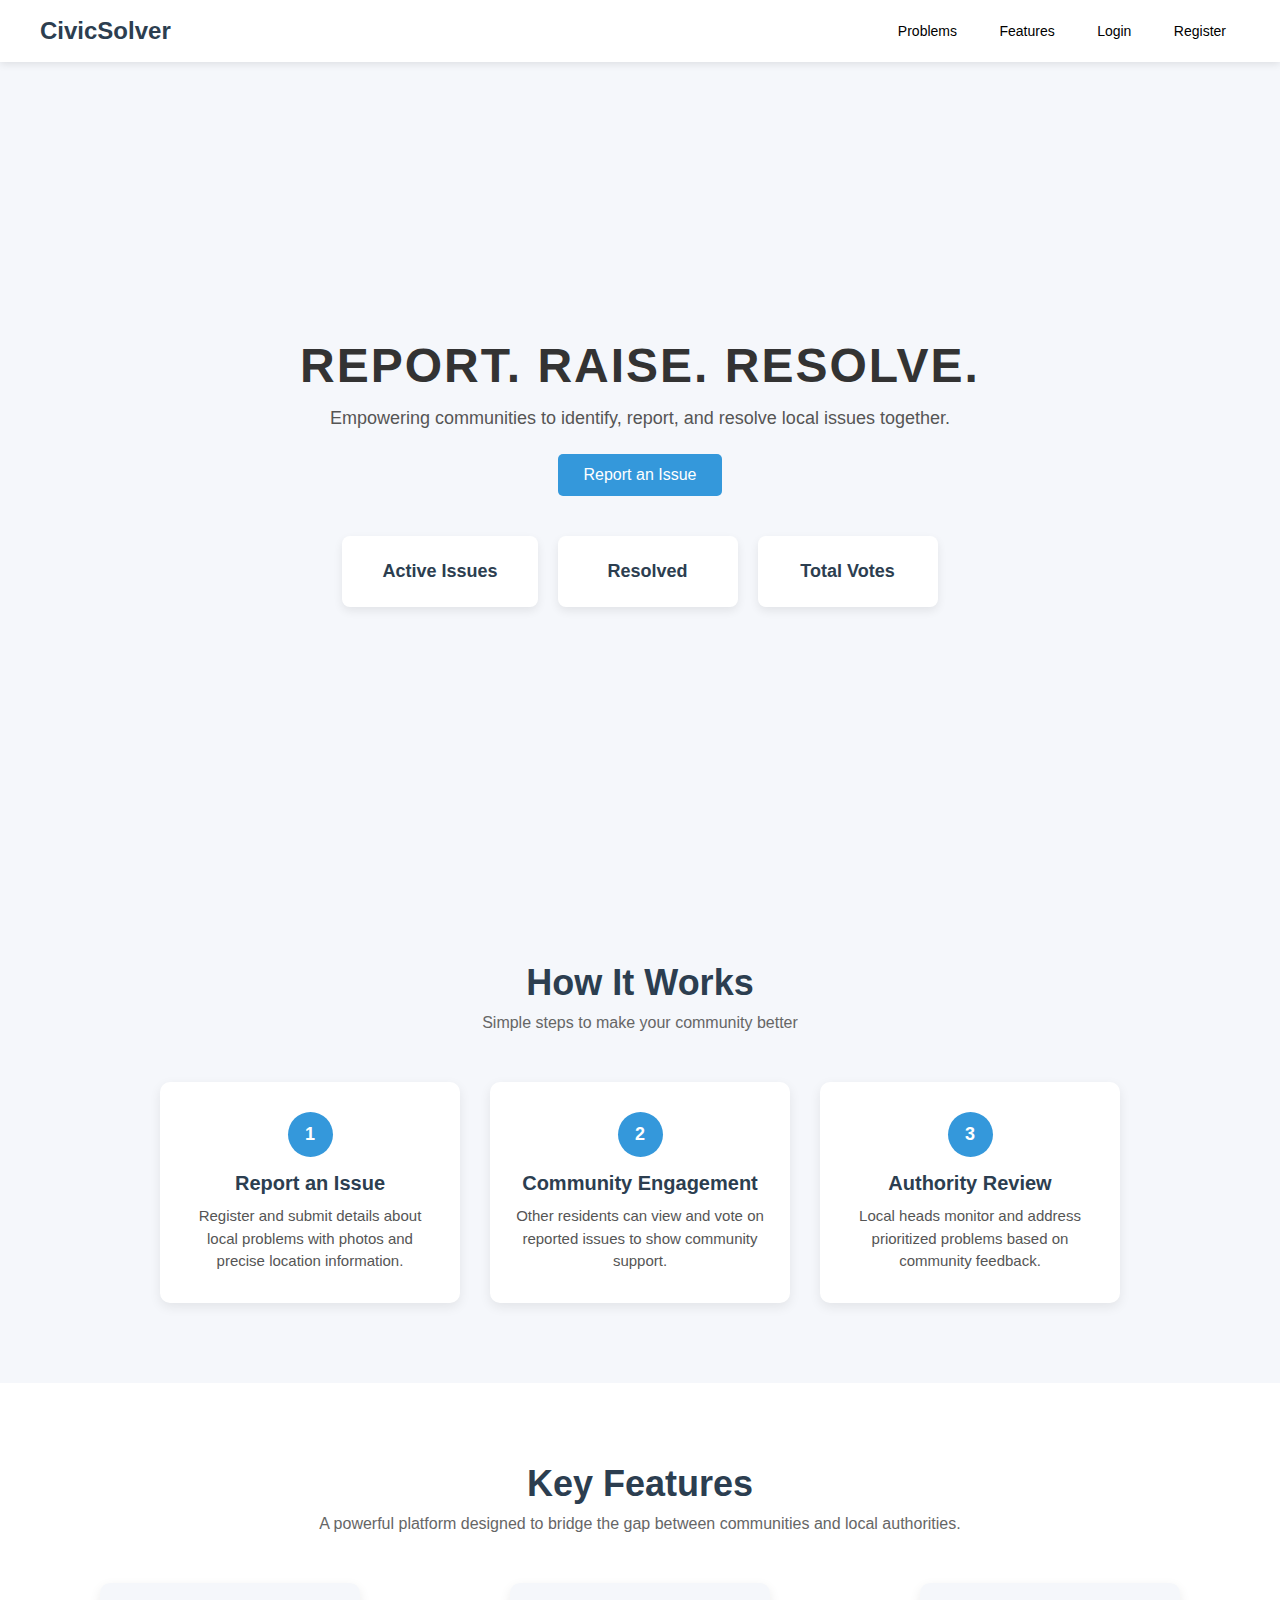
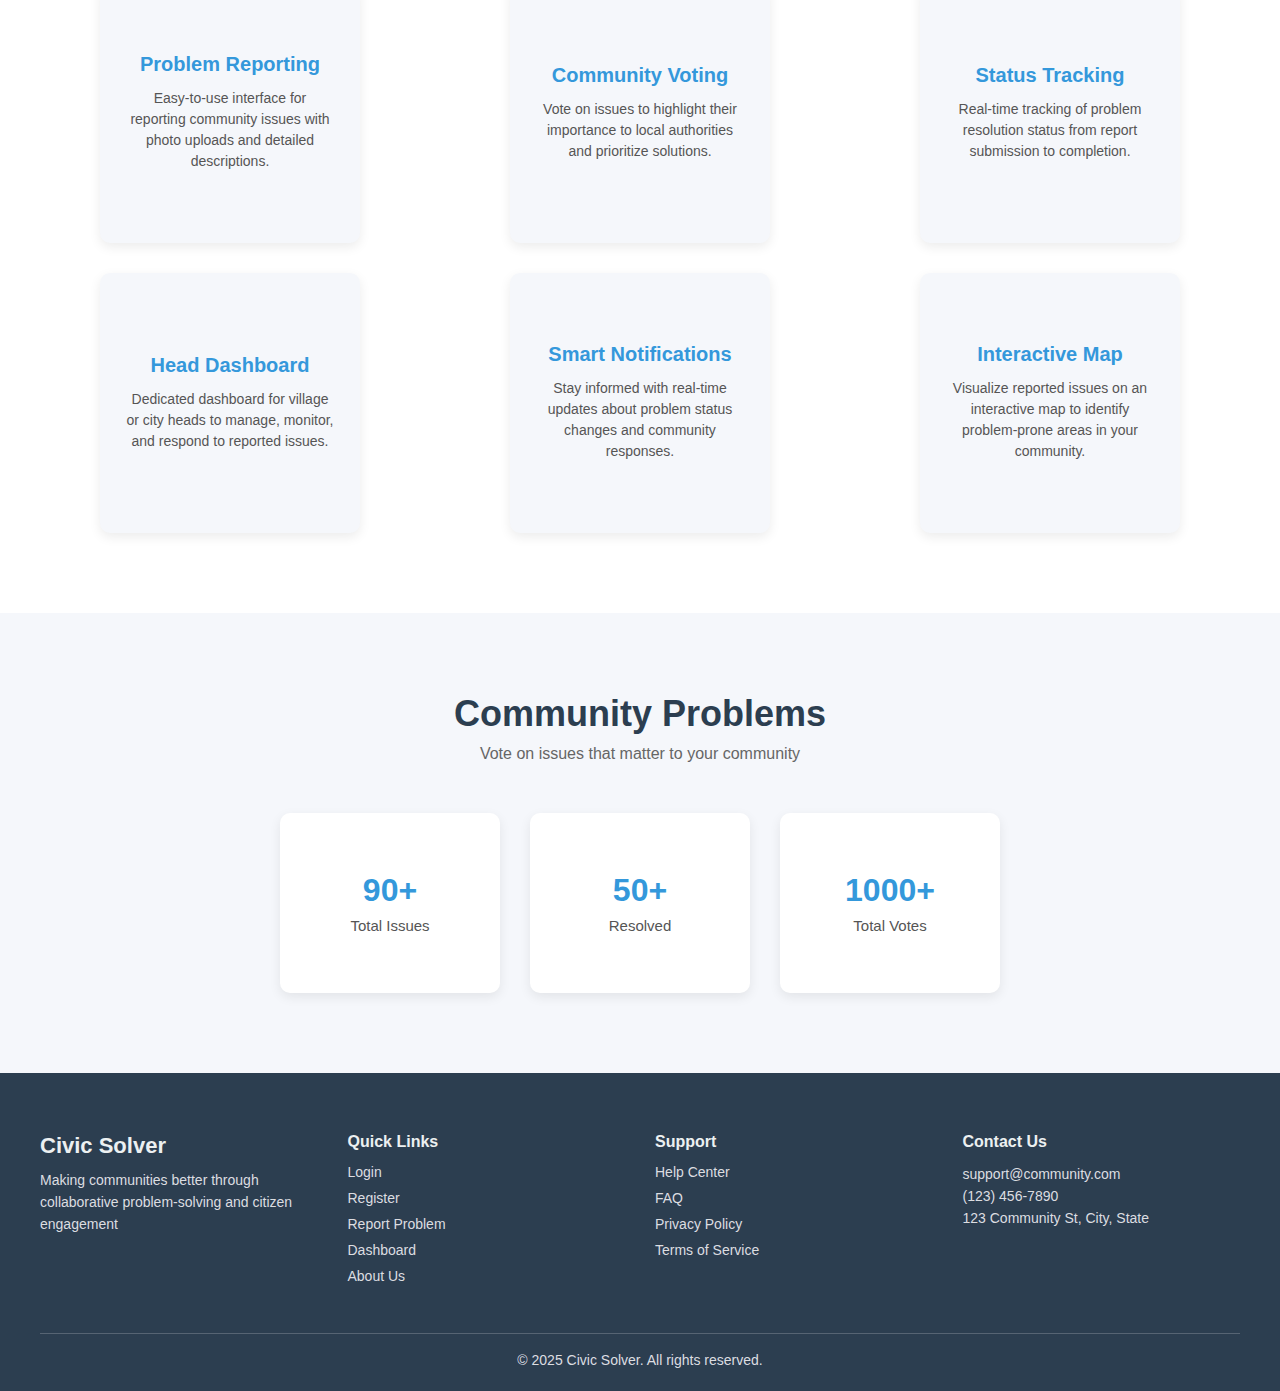
<file: index.html>
<!DOCTYPE html>
<html lang="en">
<head>
    <meta charset="UTF-8">
    <meta name="viewport" content="width=device-width, initial-scale=1.0">
    <title>IssueTrack</title>
    <link rel="stylesheet" href="index.css">
</head>
<body>

    <!-- Header / Navbar -->
    <header>
        <nav>
            <span>CivicSolver</span>
            <span>
                <a href="#problems"><button>Problems</button></a>
                <a href="#features"><button>Features</button></a>
                <a href="login.html"><button>Login</button></a>
                <button>Register</button>
            </span>
        </nav>
    </header>

    <!-- Hero Section -->
    <section class="hero">
        <h1>REPORT. RAISE. RESOLVE.</h1>

        <p>
            Empowering communities to identify, report, and resolve local issues together.
        </p>

        <a href="login.html">
            <button>Report an Issue</button>
        </a>

        <!-- Stats -->
        <div class="stats">
            <div class="stat-box">
                <h3>Active Issues</h3>
            </div>
            <div class="stat-box">
                <h3>Resolved</h3>
            </div>
            <div class="stat-box">
                <h3>Total Votes</h3>
            </div>
        </div>
    </section>
    
    <!-- How It Works Section -->
    <section class="how-it-works" id="how-it-works">
        <h2>How It Works</h2>
        <p class="how-subtitle">
            Simple steps to make your community better
        </p>

        <div class="steps">
            <div class="step-card">
                <div class="step-number">1</div>
                <h3>Report an Issue</h3>
                <p>
                    Register and submit details about local problems with photos and precise location information.
                </p>
            </div>

            <div class="step-card">
                <div class="step-number">2</div>
                <h3>Community Engagement</h3>
                <p>
                    Other residents can view and vote on reported issues to show community support.
                </p>
            </div>

            <div class="step-card">
                <div class="step-number">3</div>
                <h3>Authority Review</h3>
                <p>
                    Local heads monitor and address prioritized problems based on community feedback.
                </p>
            </div>
        </div>
    </section>


    <!-- Key Features Section -->
    <section class="features" id="features">
        <h2>Key Features</h2>
        <p class="features-subtitle">
            A powerful platform designed to bridge the gap between communities and local authorities.
        </p>

        <div class="feature-cards">
            <div class="feature-card">
                <h3>Problem Reporting</h3>
                <p>
                    Easy-to-use interface for reporting community issues with photo uploads and detailed descriptions.
                </p>
            </div>

            <div class="feature-card">
                <h3>Community Voting</h3>
                <p>
                    Vote on issues to highlight their importance to local authorities and prioritize solutions.
                </p>
            </div>

            <div class="feature-card">
                <h3>Status Tracking</h3>
                <p>
                    Real-time tracking of problem resolution status from report submission to completion.
                </p>
            </div>

            <div class="feature-card">
                <h3>Head Dashboard</h3>
                <p>
                    Dedicated dashboard for village or city heads to manage, monitor, and respond to reported issues.
                </p>
            </div>

            <div class="feature-card">
                <h3>Smart Notifications</h3>
                <p>
                    Stay informed with real-time updates about problem status changes and community responses.
                </p>
            </div>

            <div class="feature-card">
                <h3>Interactive Map</h3>
                <p>
                    Visualize reported issues on an interactive map to identify problem-prone areas in your community.
                </p>
            </div>
        </div>
    </section>

    <!-- Community Problems Section -->
    <section class="community-problems" id="problems">
        <h2>Community Problems</h2>
        <p class="community-subtitle">
            Vote on issues that matter to your community
        </p>

        <div class="problem-stats">
            <div class="problem-box">
                <h3>90+</h3>
                <p>Total Issues</p>
            </div>

            <div class="problem-box">
                <h3>50+</h3>
                <p>Resolved</p>
            </div>

            <div class="problem-box">
                <h3>1000+</h3>
                <p>Total Votes</p>
            </div>
        </div>
    </section>

    <!-- Footer -->
     <footer class="footer">
        <div class="footer-container">

            <div class="footer-about">
                <h3>Civic Solver</h3>
                <p>
                    Making communities better through collaborative problem-solving and citizen engagement
                </p>
            </div>

            <div class="footer-links">
                <h4>Quick Links</h4>
                <ul>
                    <li><a href="#">Login</a></li>
                    <li><a href="#">Register</a></li>
                    <li><a href="#">Report Problem</a></li>
                    <li><a href="#">Dashboard</a></li>
                    <li><a href="#">About Us</a></li>
                </ul>
            </div>

            <div class="footer-support">
                <h4>Support</h4>
                <ul>
                    <li><a href="#">Help Center</a></li>
                    <li><a href="#">FAQ</a></li>
                    <li><a href="#">Privacy Policy</a></li>
                    <li><a href="#">Terms of Service</a></li>
                </ul>
            </div>

            <div class="footer-contact">
                <h4>Contact Us</h4>
                <p>support@community.com</p>
                <p>(123) 456-7890</p>
                <p>123 Community St, City, State</p>
            </div>

        </div>

        <div class="footer-bottom">
            <p>© 2025 Civic Solver. All rights reserved.</p>
        </div>
    </footer>

</body>
</html>
</file>
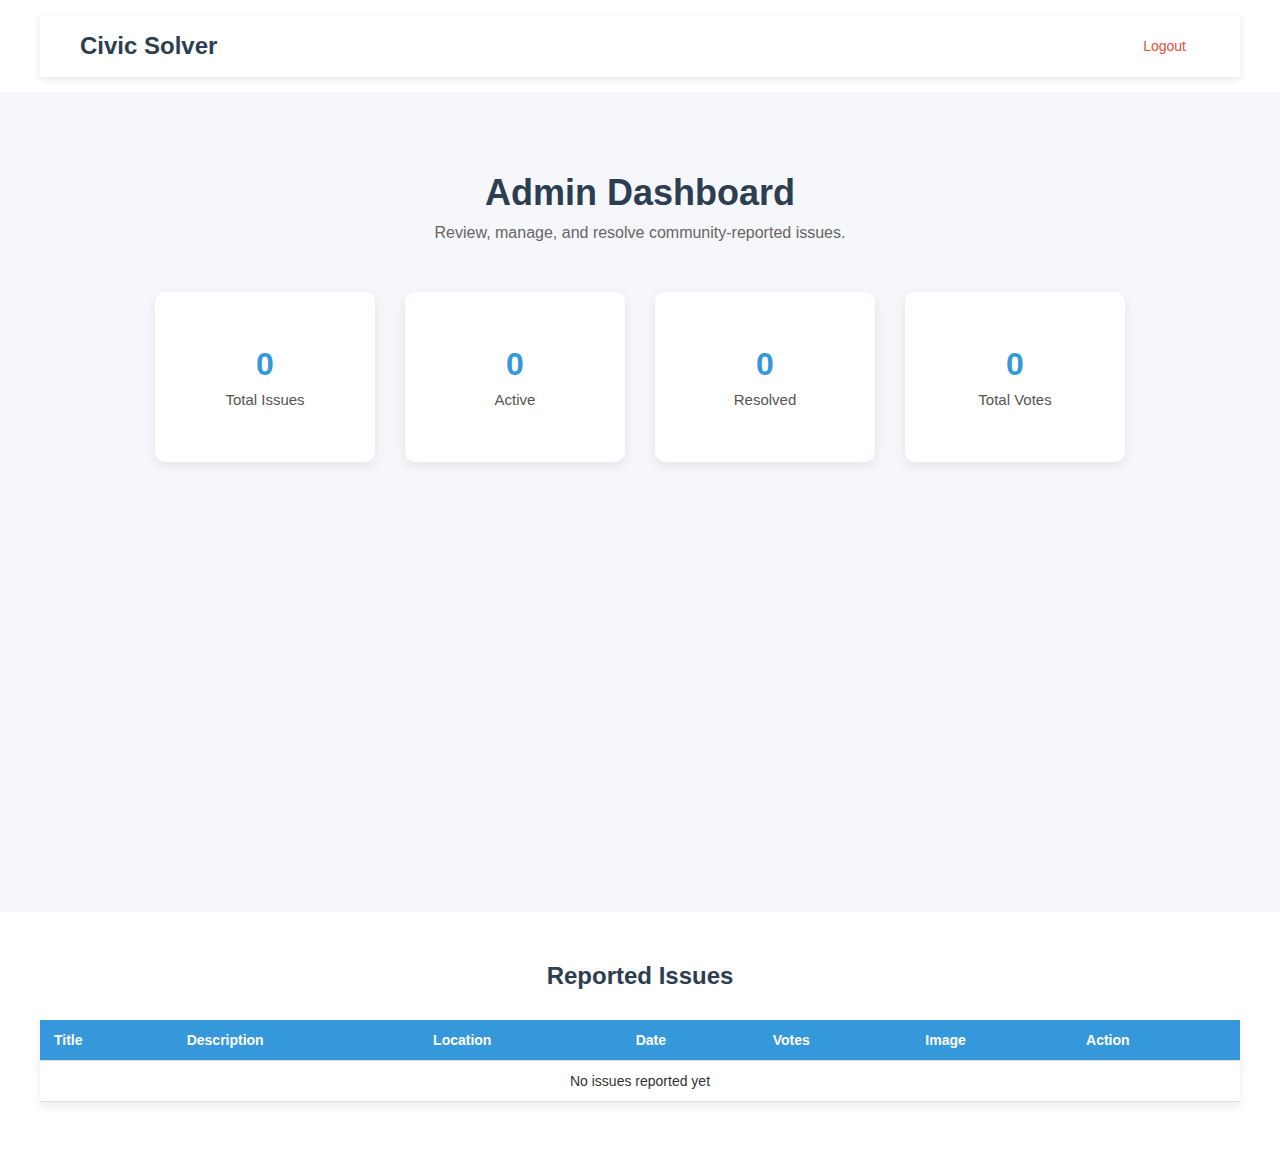
<file: admin.html>
<!DOCTYPE html>
<html lang="en">
<head>
    <meta charset="UTF-8">
    <title>Admin Dashboard | Civic Solver</title>
    <link rel="stylesheet" href="index.css">
</head>
<body>

<header>
    <nav class="dashboard-nav">
        <span class="logo">Civic Solver</span>
        <div class="nav-actions">
            <a href="index.html"><button class="logout">Logout</button></a>
        </div>
    </nav>
</header>

<section class="dashboard">
    <h1>Admin Dashboard</h1>
    <p class="dashboard-subtitle">
        Review, manage, and resolve community-reported issues.
    </p>

    <div class="dashboard-stats">
        <div class="dashboard-box">
            <h2 id="adminTotal">0</h2>
            <p>Total Issues</p>
        </div>
        <div class="dashboard-box">
            <h2 id="adminActive">0</h2>
            <p>Active</p>
        </div>
        <div class="dashboard-box">
            <h2 id="adminResolved">0</h2>
            <p>Resolved</p>
        </div>
        <div class="dashboard-box">
            <h2 id="adminVotes">0</h2>
            <p>Total Votes</p>
        </div>
    </div>
</section>

<section class="problems-section">
    <h2>Reported Issues</h2>

    <table class="admin-table">
        <thead>
            <tr>
                <th>Title</th>
                <th>Description</th>
                <th>Location</th>
                <th>Date</th>
                <th>Votes</th>
                <th>Image</th>
                <th>Action</th>
            </tr>
        </thead>
        <tbody id="adminProblemTable">
            <!-- Filled by admin.js -->
        </tbody>
    </table>
</section>

<script src="admin.js"></script>
</body>
</html>
</file>
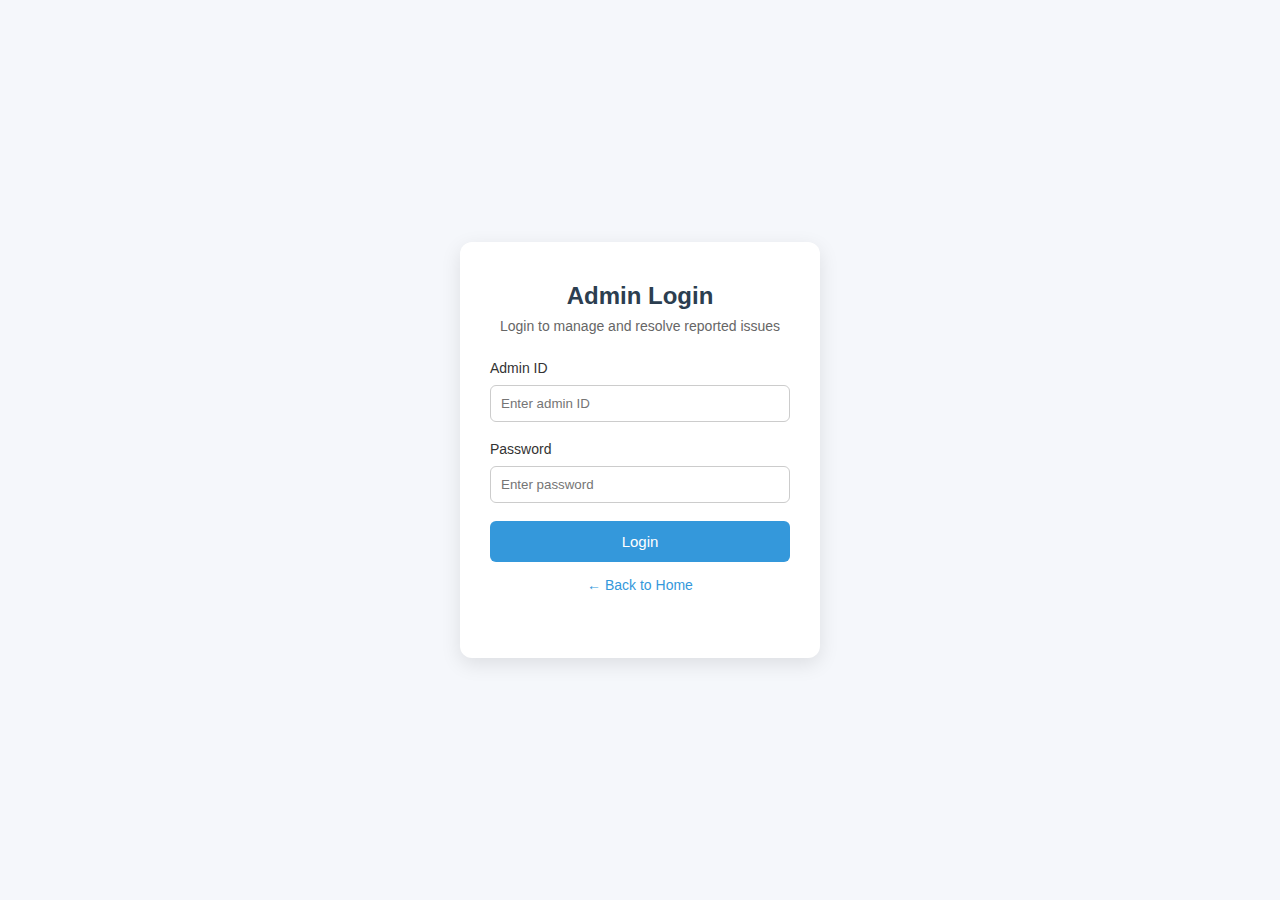
<file: adminlogin.html>
<!DOCTYPE html>
<html lang="en">
<head>
    <meta charset="UTF-8">
    <title>Admin Login | Civic Solver</title>
    <link rel="stylesheet" href="index.css">
</head>
<body>

<div class="login-container">
    <div class="login-box">
        <h2>Admin Login</h2>
        <p>Login to manage and resolve reported issues</p>

        <form onsubmit="adminLogin(event)">
            <label>Admin ID</label>
            <input type="text" required placeholder="Enter admin ID">

            <label>Password</label>
            <input type="password" required placeholder="Enter password">

            <button type="submit">Login</button>
        </form>

        <p class="register-text">
            <a href="index.html">← Back to Home</a>
        </p>
    </div>
</div>

<script>
function adminLogin(event) {
    event.preventDefault();
    window.location.href = "admin.html";
}
</script>

</body>
</html>
</file>
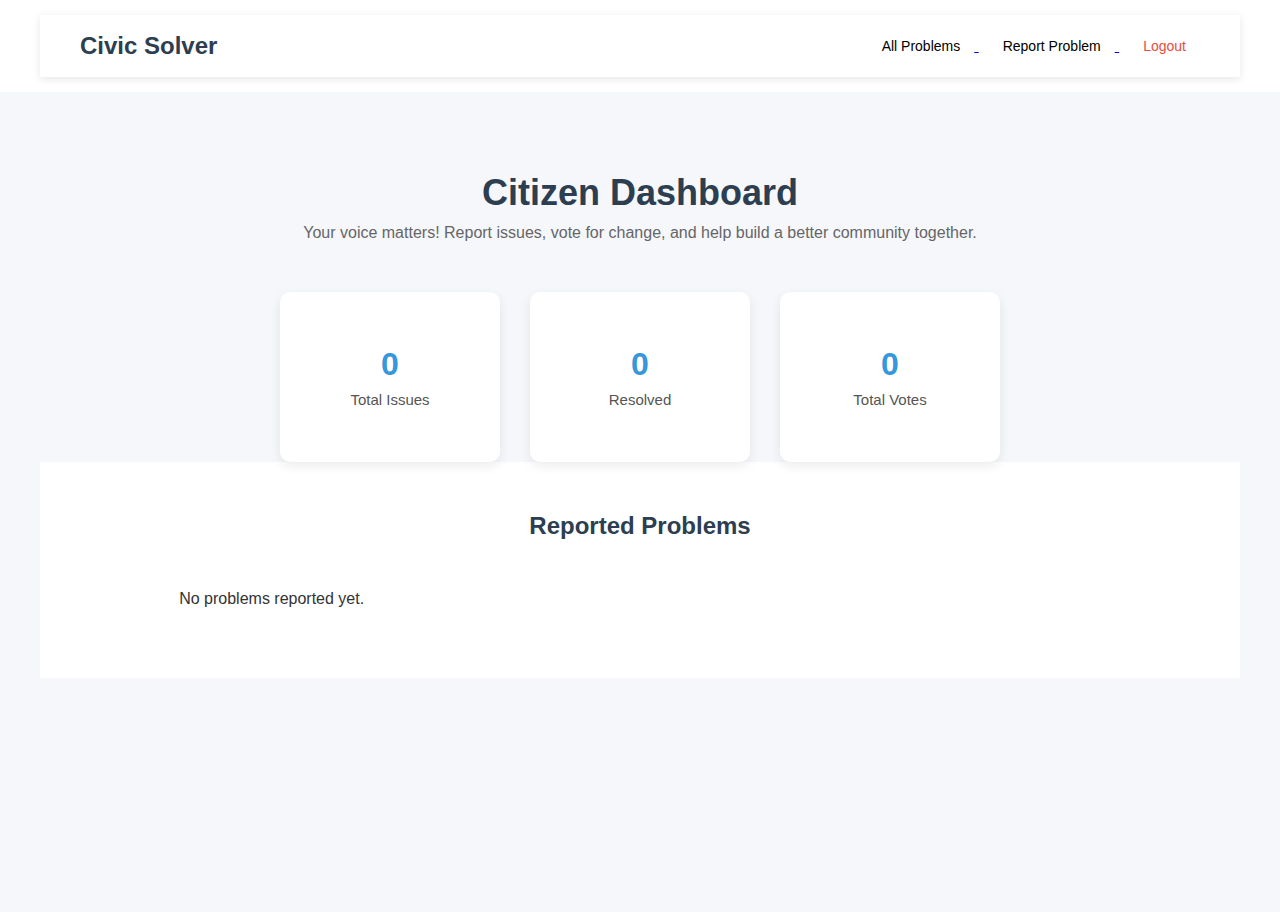
<file: citizen.html>
<!DOCTYPE html>
<html lang="en">
<head>
    <meta charset="UTF-8">
    <meta name="viewport" content="width=device-width, initial-scale=1.0">
    <title>Citizen Dashboard | Civic Solver</title>
    <link rel="stylesheet" href="index.css">
</head>
<body>

    <!-- Navbar -->
    <header>
        <nav class="dashboard-nav">
            <span class="logo">Civic Solver</span>

            <div class="nav-actions">
                <a href="citizen.html">
                    <button>All Problems</button>
                </a>

                <a href="reportproblem.html">
                    <button>Report Problem</button>
                </a>

                <a href="index.html"><button class="logout">Logout</button></a>
            </div>
        </nav>
    </header>

    <!-- Dashboard Content -->
    <section class="dashboard">
        <h1>Citizen Dashboard</h1>
        <p class="dashboard-subtitle">
            Your voice matters! Report issues, vote for change, and help build a better community together.
        </p>

        <!-- Stats -->
        <div class="dashboard-stats">
            <div class="dashboard-box">
                <h2 id="totalIssues">0</h2>
                <p>Total Issues</p>
            </div>
            <div class="dashboard-box">
                <h2 id="resolvedIssues">0</h2>
                <p>Resolved</p>
            </div>
            <div class="dashboard-box">
                <h2 id="totalVotes">0</h2>
                <p>Total Votes</p>
            </div>
        </div>

        <section class="problems-section">
            <h2>Reported Problems</h2>
            <div id="problemList" class="problem-grid"></div>
        </section>


    <script src="citizen.js"></script>
</body>
</html>
</file>
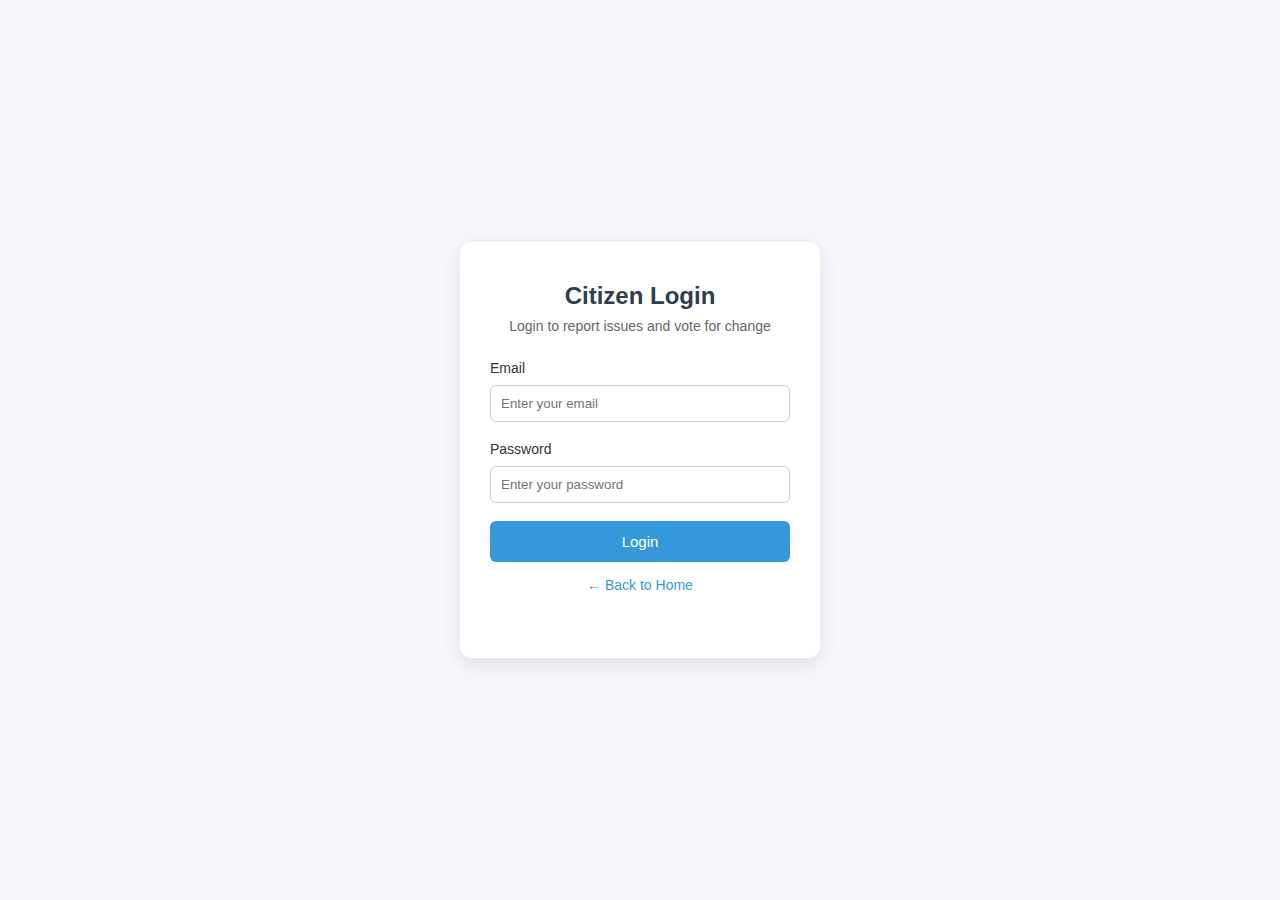
<file: citizenlogin.html>
<!DOCTYPE html>
<html lang="en">
<head>
    <meta charset="UTF-8">
    <title>Citizen Login | Civic Solver</title>
    <link rel="stylesheet" href="index.css">
</head>
<body>

<div class="login-container">
    <div class="login-box">
        <h2>Citizen Login</h2>
        <p>Login to report issues and vote for change</p>

        <form onsubmit="citizenLogin(event)">
            <label>Email</label>
            <input type="email" required placeholder="Enter your email">

            <label>Password</label>
            <input type="password" required placeholder="Enter your password">

            <button type="submit">Login</button>
        </form>

        <p class="register-text">
            <a href="index.html">← Back to Home</a>
        </p>
    </div>
</div>

<script>
function citizenLogin(event) {
    event.preventDefault();
    window.location.href = "citizen.html";
}
</script>

</body>
</html>
</file>
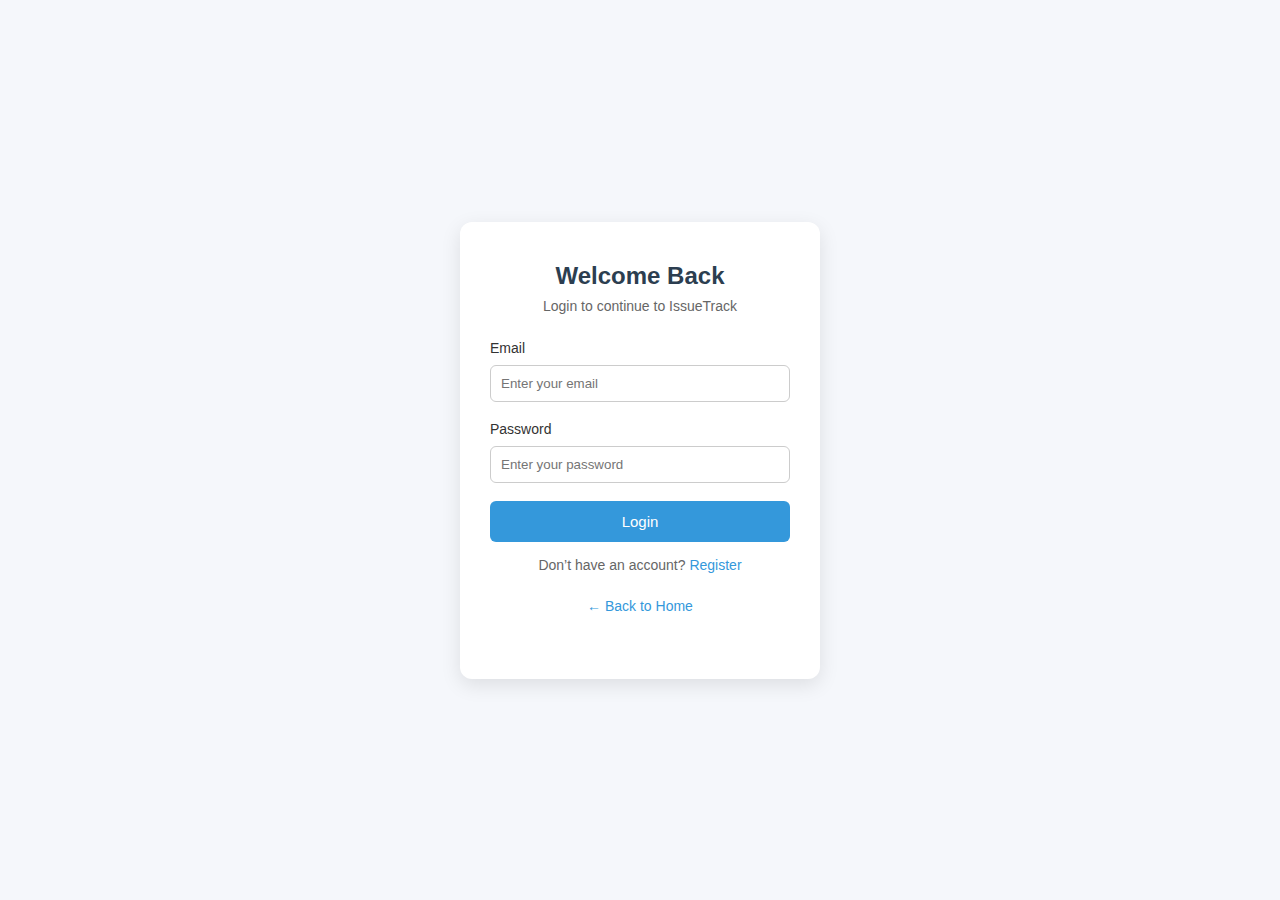
<file: login.html>
<!DOCTYPE html>
<html lang="en">
<head>
    <meta charset="UTF-8">
    <meta name="viewport" content="width=device-width, initial-scale=1.0">
    <title>Login | IssueTrack</title>
    <link rel="stylesheet" href="index.css">
</head>
<body>

    <div class="login-container">
        <div class="login-box">
            <h2>Welcome Back</h2>
            <p>Login to continue to IssueTrack</p>

            <form onsubmit="loginUser(event)">
                <label>Email</label>
                <input type="email" placeholder="Enter your email" required>

                <label>Password</label>
                <input type="password" placeholder="Enter your password" required>

                <button type="submit">Login</button>
            </form>


            <p class="register-text">
                Don’t have an account?
                <a href="register.html">Register</a>
            </p>

            <p class="register-text">
                <a href="index.html">← Back to Home</a>
            </p>
        </div>
    </div>
    <script>
        function loginUser(event) {
            event.preventDefault();
            window.location.href = "citizen.html";
        }
    </script>

</body>
</html>
</file>
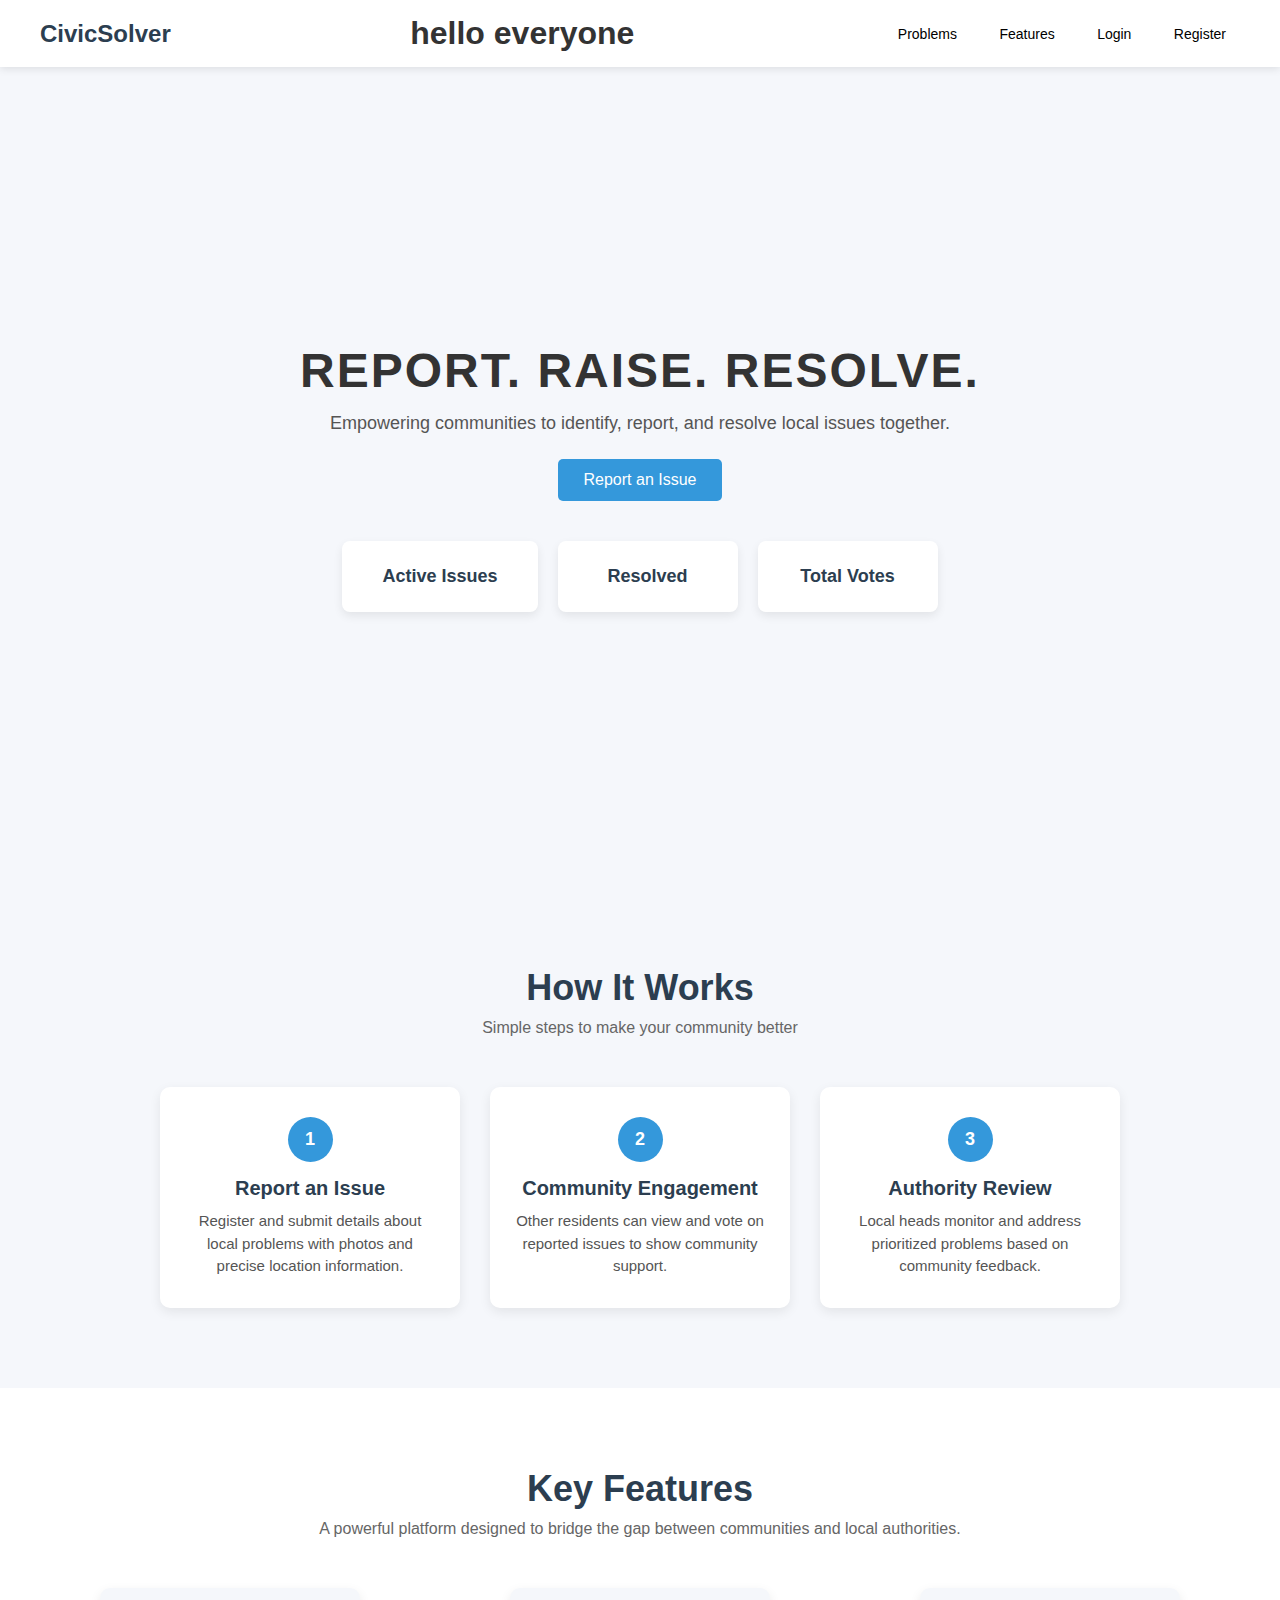
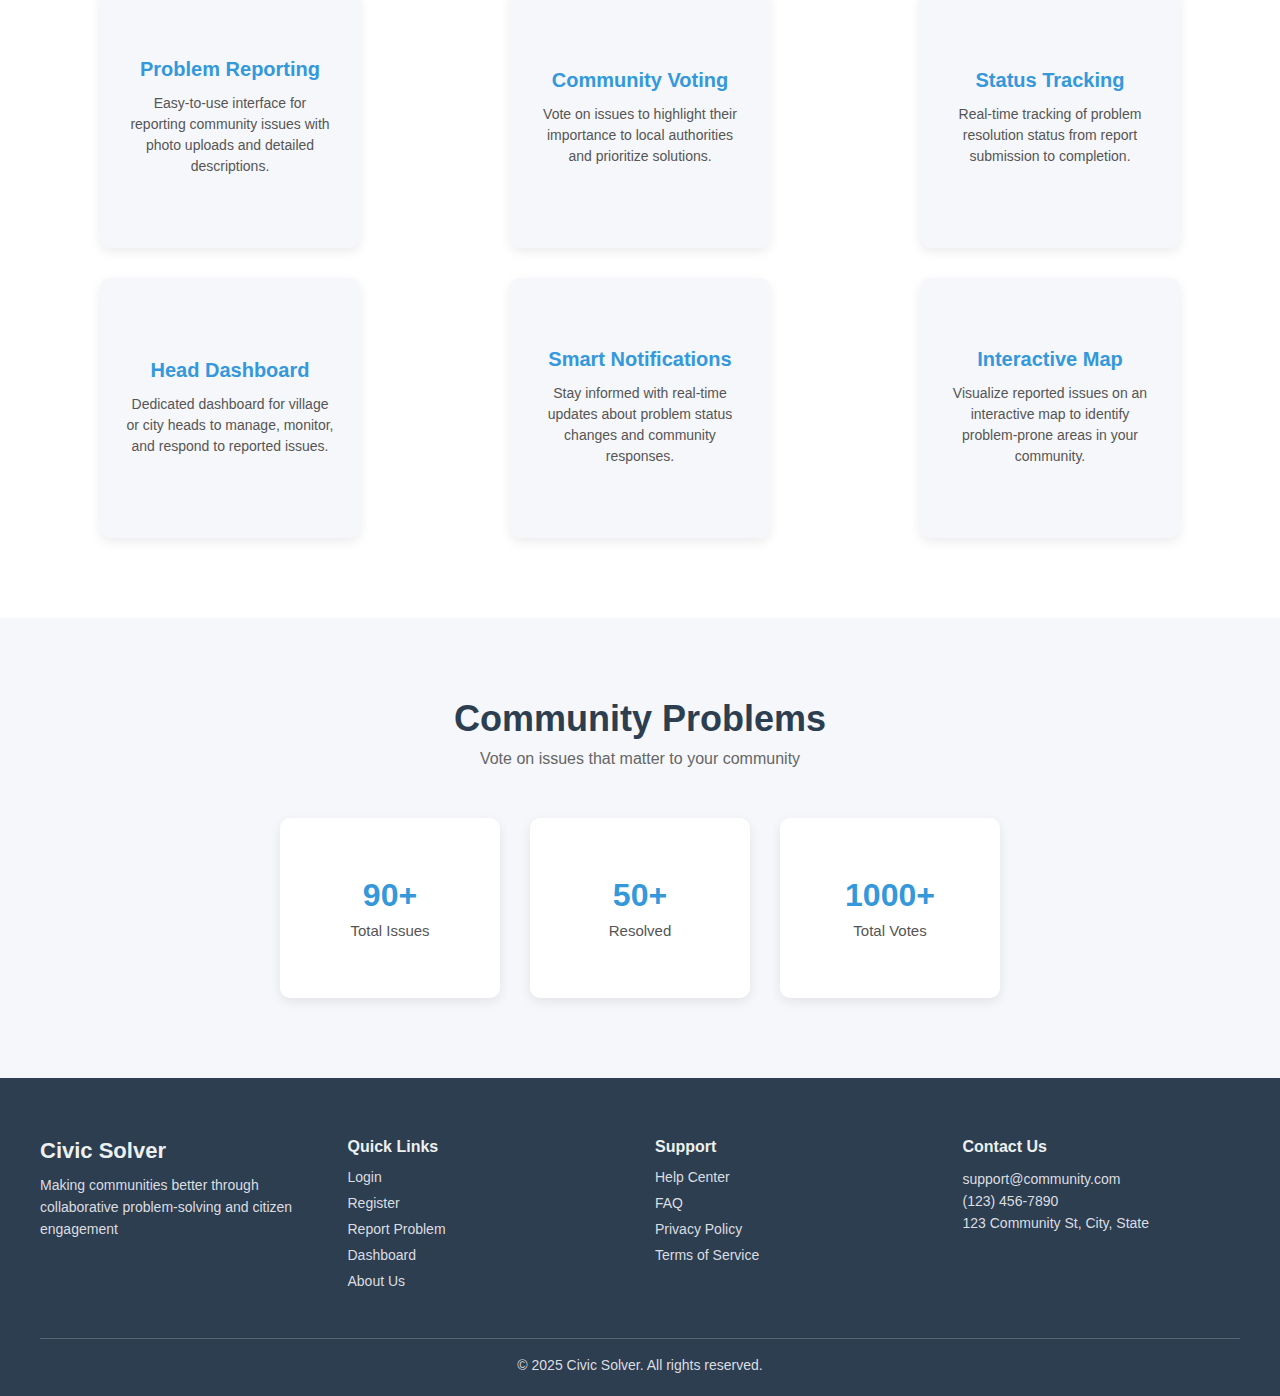
<file: project.html>
<!DOCTYPE html>
<html lang="en">
<head>
    <meta charset="UTF-8">
    <meta name="viewport" content="width=device-width, initial-scale=1.0">
    <title>IssueTrack</title>
    <link rel="stylesheet" href="project.css">
</head>
<body>

    <!-- Header / Navbar -->
    <header>
        <nav>
            <span>CivicSolver</span>
            <h1>hello everyone</h1>
            <span>
                <a href="#problems"><button>Problems</button></a>
                <a href="#features"><button>Features</button></a>
                <a href="login.html"><button>Login</button></a>
                <button>Register</button>
            </span>
        </nav>
    </header>

    <!-- Hero Section -->
    <section class="hero">
        <h1>REPORT. RAISE. RESOLVE.</h1>

        <p>
            Empowering communities to identify, report, and resolve local issues together.
        </p>

        <a href="login.html">
            <button>Report an Issue</button>
        </a>

        <!-- Stats -->
        <div class="stats">
            <div class="stat-box">
                <h3>Active Issues</h3>
            </div>
            <div class="stat-box">
                <h3>Resolved</h3>
            </div>
            <div class="stat-box">
                <h3>Total Votes</h3>
            </div>
        </div>
    </section>
    
    <!-- How It Works Section -->
    <section class="how-it-works" id="how-it-works">
        <h2>How It Works</h2>
        <p class="how-subtitle">
            Simple steps to make your community better
        </p>

        <div class="steps">
            <div class="step-card">
                <div class="step-number">1</div>
                <h3>Report an Issue</h3>
                <p>
                    Register and submit details about local problems with photos and precise location information.
                </p>
            </div>

            <div class="step-card">
                <div class="step-number">2</div>
                <h3>Community Engagement</h3>
                <p>
                    Other residents can view and vote on reported issues to show community support.
                </p>
            </div>

            <div class="step-card">
                <div class="step-number">3</div>
                <h3>Authority Review</h3>
                <p>
                    Local heads monitor and address prioritized problems based on community feedback.
                </p>
            </div>
        </div>
    </section>


    <!-- Key Features Section -->
    <section class="features" id="features">
        <h2>Key Features</h2>
        <p class="features-subtitle">
            A powerful platform designed to bridge the gap between communities and local authorities.
        </p>

        <div class="feature-cards">
            <div class="feature-card">
                <h3>Problem Reporting</h3>
                <p>
                    Easy-to-use interface for reporting community issues with photo uploads and detailed descriptions.
                </p>
            </div>

            <div class="feature-card">
                <h3>Community Voting</h3>
                <p>
                    Vote on issues to highlight their importance to local authorities and prioritize solutions.
                </p>
            </div>

            <div class="feature-card">
                <h3>Status Tracking</h3>
                <p>
                    Real-time tracking of problem resolution status from report submission to completion.
                </p>
            </div>

            <div class="feature-card">
                <h3>Head Dashboard</h3>
                <p>
                    Dedicated dashboard for village or city heads to manage, monitor, and respond to reported issues.
                </p>
            </div>

            <div class="feature-card">
                <h3>Smart Notifications</h3>
                <p>
                    Stay informed with real-time updates about problem status changes and community responses.
                </p>
            </div>

            <div class="feature-card">
                <h3>Interactive Map</h3>
                <p>
                    Visualize reported issues on an interactive map to identify problem-prone areas in your community.
                </p>
            </div>
        </div>
    </section>

    <!-- Community Problems Section -->
    <section class="community-problems" id="problems">
        <h2>Community Problems</h2>
        <p class="community-subtitle">
            Vote on issues that matter to your community
        </p>

        <div class="problem-stats">
            <div class="problem-box">
                <h3>90+</h3>
                <p>Total Issues</p>
            </div>

            <div class="problem-box">
                <h3>50+</h3>
                <p>Resolved</p>
            </div>

            <div class="problem-box">
                <h3>1000+</h3>
                <p>Total Votes</p>
            </div>
        </div>
    </section>

    <!-- Footer -->
     <footer class="footer">
        <div class="footer-container">

            <div class="footer-about">
                <h3>Civic Solver</h3>
                <p>
                    Making communities better through collaborative problem-solving and citizen engagement
                </p>
            </div>

            <div class="footer-links">
                <h4>Quick Links</h4>
                <ul>
                    <li><a href="#">Login</a></li>
                    <li><a href="#">Register</a></li>
                    <li><a href="#">Report Problem</a></li>
                    <li><a href="#">Dashboard</a></li>
                    <li><a href="#">About Us</a></li>
                </ul>
            </div>

            <div class="footer-support">
                <h4>Support</h4>
                <ul>
                    <li><a href="#">Help Center</a></li>
                    <li><a href="#">FAQ</a></li>
                    <li><a href="#">Privacy Policy</a></li>
                    <li><a href="#">Terms of Service</a></li>
                </ul>
            </div>

            <div class="footer-contact">
                <h4>Contact Us</h4>
                <p>support@community.com</p>
                <p>(123) 456-7890</p>
                <p>123 Community St, City, State</p>
            </div>

        </div>

        <div class="footer-bottom">
            <p>© 2025 Civic Solver. All rights reserved.</p>
        </div>
    </footer>

</body>
</html>
</file>
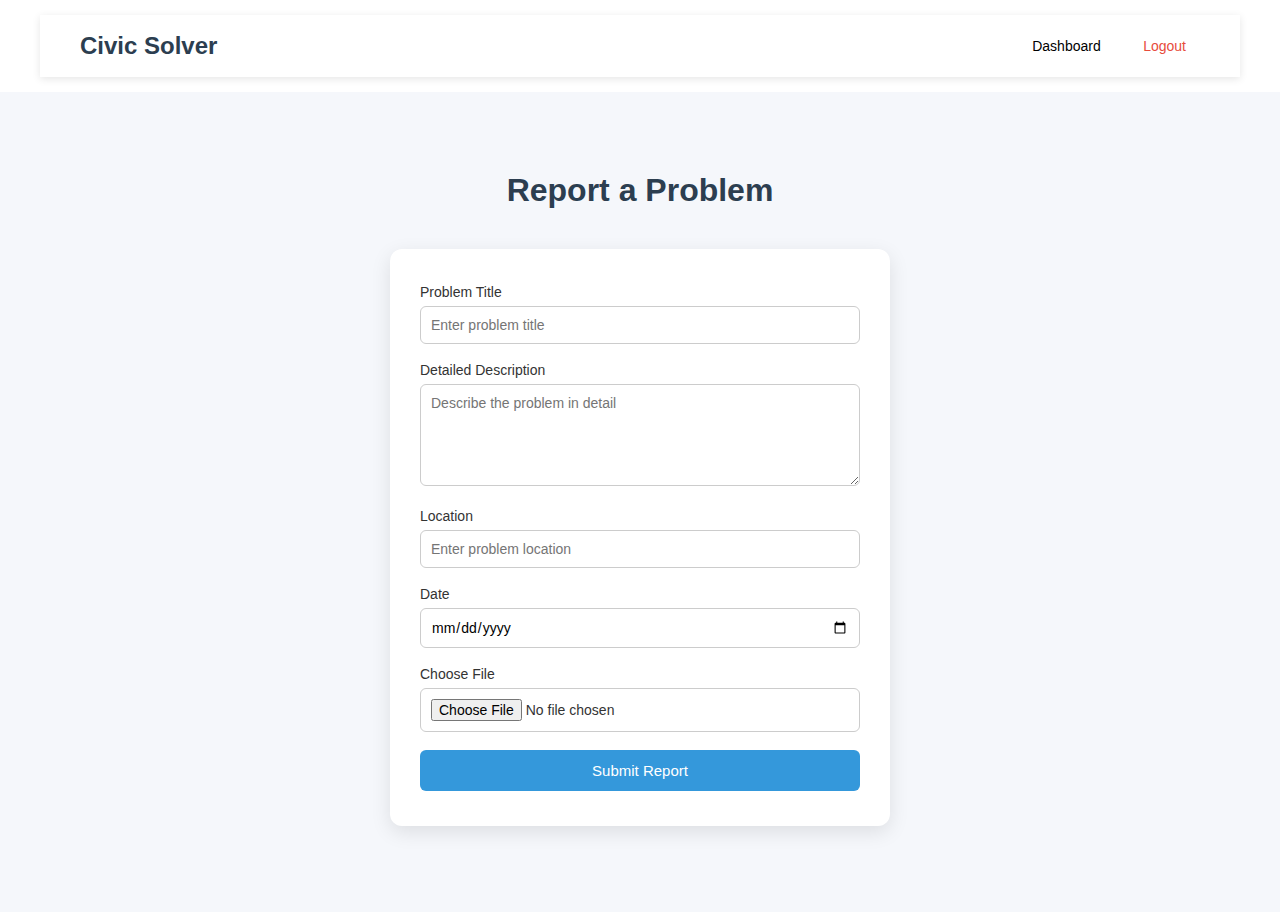
<file: reportproblem.html>
<!DOCTYPE html>
<html lang="en">
<head>
    <meta charset="UTF-8">
    <meta name="viewport" content="width=device-width, initial-scale=1.0">
    <title>Report a Problem | Civic Solver</title>
    <link rel="stylesheet" href="index.css">
</head>
<body>

    <!-- Navbar -->
    <header>
        <nav class="dashboard-nav">
            <span class="logo">Civic Solver</span>
            <div class="nav-actions">
                <a href="citizen.html"><button>Dashboard</button></a>
                <a href="index.html"><button class="logout">Logout</button></a>
            </div>
        </nav>
    </header>

    <!-- Report Problem Form -->
    <section class="report-section">
        <h1>Report a Problem</h1>

        <form class="report-form" onsubmit="submitProblem(event)">

            <label>Problem Title</label>
            <input type="text" id="problemTitle" placeholder="Enter problem title" required>

            <label>Detailed Description</label>
            <textarea id="problemDescription" placeholder="Describe the problem in detail" rows="5" required></textarea>

            <label>Location</label>
            <input type="text" id="problemLocation" placeholder="Enter problem location" required>

            <label>Date</label>
            <input type="date" id="problemDate" required>

            <label>Choose File</label>
            <input type="file" id="problemImage" accept="image/*">


            <button type="submit">Submit Report</button>
        </form>

    </section>

   <script>
        function submitProblem(event) {
            event.preventDefault();

            const title = document.getElementById("problemTitle").value;
            const description = document.getElementById("problemDescription").value;
            const location = document.getElementById("problemLocation").value;
            const date = document.getElementById("problemDate").value;
            const imageInput = document.getElementById("problemImage");

            if (imageInput.files.length === 0) {
                saveProblem(null);
                return;
            }

            const reader = new FileReader();
            reader.onload = function () {
                saveProblem(reader.result);
            };
            reader.readAsDataURL(imageInput.files[0]);

            function saveProblem(imageData) {
                const problem = {
                    title,
                    description,
                    location,
                    date,
                    votes: 0,
                    status: "pending",
                    image: imageData
                };

                let problems = JSON.parse(localStorage.getItem("problems")) || [];
                problems.push(problem);
                localStorage.setItem("problems", JSON.stringify(problems));

                window.location.href = "citizen.html";
            }
        }
    </script>



</body>
</html>
</file>
<file: index.css>
html {
    scroll-behavior: smooth;
}

/* Reset */
* {
    margin: 0;
    padding: 0;
    box-sizing: border-box;
    font-family: Arial, Helvetica, sans-serif;
}

/* Body */
body {
    background-color: #f5f7fb;
    color: #333;
}

/* Navbar */
header {
    background-color: #ffffff;
    padding: 15px 40px;
    box-shadow: 0 2px 8px rgba(0, 0, 0, 0.1);
}

nav {
    display: flex;
    justify-content: space-between;
    align-items: center;
}

/* Logo */
nav span:first-child {
    font-size: 24px;
    font-weight: bold;
    color: #2c3e50;
}

/* Nav Buttons */
nav button {
    margin-left: 10px;
    padding: 8px 14px;
    border: none;
    background-color: transparent;
    cursor: pointer;
    font-size: 14px;
}

nav button:hover {
    color: #3498db;
}

/* Hero Section */
.hero {
    height: calc(100vh - 80px);
    display: flex;
    flex-direction: column;
    justify-content: center;
    align-items: center;
    text-align: center;
    padding: 20px;
}

.hero h1 {
    font-size: 48px;
    letter-spacing: 2px;
    margin-bottom: 15px;
}

.hero p {
    font-size: 18px;
    max-width: 700px;
    margin-bottom: 25px;
    color: #555;
}

/* Main Button */
.hero button {
    padding: 12px 26px;
    font-size: 16px;
    background-color: #3498db;
    color: white;
    border: none;
    border-radius: 5px;
    cursor: pointer;
}

.hero button:hover {
    background-color: #217dbb;
}

/* Stats Section */
.stats {
    display: flex;
    gap: 20px;
    margin-top: 40px;
}

.stat-box {
    background-color: white;
    padding: 25px 40px;
    border-radius: 8px;
    box-shadow: 0 4px 10px rgba(0, 0, 0, 0.08);
    min-width: 180px;
}

.stat-box h3 {
    font-size: 18px;
    color: #2c3e50;
}

/* How It Works Section */
.how-it-works {
    padding: 80px 40px;
    background-color: #f5f7fb;
    text-align: center;
}

.how-it-works h2 {
    font-size: 36px;
    margin-bottom: 10px;
    color: #2c3e50;
}

.how-subtitle {
    font-size: 16px;
    color: #666;
    margin-bottom: 50px;
}

.steps {
    display: flex;
    gap: 30px;
    justify-content: center;
    flex-wrap: wrap;
}

.step-card {
    background-color: #ffffff;
    padding: 30px 25px;
    border-radius: 10px;
    max-width: 300px;
    box-shadow: 0 4px 12px rgba(0, 0, 0, 0.08);
}

.step-number {
    width: 45px;
    height: 45px;
    margin: 0 auto 15px;
    border-radius: 50%;
    background-color: #3498db;
    color: white;
    font-size: 18px;
    font-weight: bold;
    display: flex;
    align-items: center;
    justify-content: center;
}

.step-card h3 {
    font-size: 20px;
    margin-bottom: 10px;
    color: #2c3e50;
}

.step-card p {
    font-size: 15px;
    color: #555;
    line-height: 1.5;
}


/* Features Section */
.features {
    padding: 80px 40px;
    background-color: #ffffff;
    text-align: center;
}

.features h2 {
    font-size: 36px;
    margin-bottom: 10px;
    color: #2c3e50;
}

.features-subtitle {
    font-size: 16px;
    color: #666;
    max-width: 700px;
    margin: 0 auto 50px;
}

.feature-cards {
    display: grid;
    grid-template-columns: repeat(3, 1fr);
    gap: 30px;
    justify-items: center;
}

.feature-card {
    background-color: #f5f7fb;
    width: 260px;
    height: 260px;
    padding: 25px;
    border-radius: 10px;
    box-shadow: 0 4px 12px rgba(0, 0, 0, 0.08);
    display: flex;
    flex-direction: column;
    justify-content: center;
    align-items: center;
    text-align: center;
}

.feature-card h3 {
    font-size: 20px;
    margin-bottom: 12px;
    color: #3498db;
}

.feature-card p {
    font-size: 14px;
    color: #555;
    line-height: 1.5;
}

@media (max-width: 900px) {
    .feature-cards {
        grid-template-columns: repeat(2, 1fr);
    }
}

@media (max-width: 600px) {
    .feature-cards {
        grid-template-columns: 1fr;
    }

    .feature-card {
        width: 240px;
        height: 240px;
    }
}

/* Community Problems Section */
.community-problems {
    padding: 80px 40px;
    background-color: #f5f7fb;
    text-align: center;
}

.community-problems h2 {
    font-size: 36px;
    margin-bottom: 10px;
    color: #2c3e50;
}

.community-subtitle {
    font-size: 16px;
    color: #666;
    margin-bottom: 50px;
}

.problem-stats {
    display: flex;
    justify-content: center;
    gap: 30px;
    flex-wrap: wrap;
}

.problem-box {
    background-color: #ffffff;
    width: 220px;
    height: 180px;
    border-radius: 10px;
    box-shadow: 0 4px 12px rgba(0, 0, 0, 0.08);
    display: flex;
    flex-direction: column;
    justify-content: center;
    align-items: center;
}

.problem-box h3 {
    font-size: 32px;
    color: #3498db;
    margin-bottom: 8px;
}

.problem-box p {
    font-size: 15px;
    color: #555;
}

@media (max-width: 700px) {
    .problem-stats {
        flex-direction: column;
        align-items: center;
    }
}

/* Footer */
.footer {
    background-color: #2c3e50;
    color: #ecf0f1;
    padding: 60px 40px 20px;
}

.footer-container {
    display: grid;
    grid-template-columns: repeat(4, 1fr);
    gap: 30px;
}

.footer h3 {
    font-size: 22px;
    margin-bottom: 10px;
}

.footer h4 {
    font-size: 16px;
    margin-bottom: 12px;
}

.footer p {
    font-size: 14px;
    line-height: 1.6;
    color: #dcdde1;
}

.footer ul {
    list-style: none;
}

.footer ul li {
    margin-bottom: 8px;
}

.footer ul li a {
    color: #dcdde1;
    text-decoration: none;
    font-size: 14px;
}

.footer ul li a:hover {
    color: #3498db;
}

.footer-bottom {
    text-align: center;
    margin-top: 40px;
    padding-top: 15px;
    border-top: 1px solid rgba(255, 255, 255, 0.2);
    font-size: 13px;
    color: #bfc7cf;
}

@media (max-width: 900px) {
    .footer-container {
        grid-template-columns: repeat(2, 1fr);
    }
}

@media (max-width: 600px) {
    .footer-container {
        grid-template-columns: 1fr;
        text-align: center;
    }
}


/* Login */
.login-container {
    width: 100%;
    height: 100vh;
    background-color: #f5f7fb;
    display: flex;
    justify-content: center;
    align-items: center;
}

.login-box {
    background-color: #ffffff;
    width: 360px;
    padding: 40px 30px;
    border-radius: 12px;
    box-shadow: 0 6px 20px rgba(0, 0, 0, 0.1);
    text-align: center;
}

.login-box h2 {
    margin-bottom: 8px;
    color: #2c3e50;
}

.login-box p {
    font-size: 14px;
    color: #666;
    margin-bottom: 25px;
}

.login-box form {
    text-align: left;
}

.login-box label {
    font-size: 14px;
    color: #333;
}

.login-box input {
    width: 100%;
    padding: 10px;
    margin: 8px 0 18px;
    border-radius: 6px;
    border: 1px solid #ccc;
    outline: none;
}

.login-box input:focus {
    border-color: #3498db;
}

.login-box button {
    width: 100%;
    padding: 12px;
    background-color: #3498db;
    color: white;
    border: none;
    border-radius: 6px;
    font-size: 15px;
    cursor: pointer;
}

.login-box button:hover {
    background-color: #217dbb;
}

.register-text {
    margin-top: 15px;
    font-size: 14px;
}

.register-text a {
    color: #3498db;
    text-decoration: none;
}

.register-text a:hover {
    text-decoration: underline;
}


/* citizen login */
.dashboard-nav {
    display: flex;
    justify-content: space-between;
    align-items: center;
    padding: 15px 40px;
    background-color: #ffffff;
    box-shadow: 0 2px 8px rgba(0, 0, 0, 0.1);
}

.logo {
    font-size: 22px;
    font-weight: bold;
    color: #2c3e50;
}

.nav-actions button {
    margin-left: 10px;
    padding: 8px 14px;
    border: none;
    background-color: transparent;
    cursor: pointer;
    font-size: 14px;
}

.nav-actions button:hover {
    color: #3498db;
}

.logout {
    color: #e74c3c;
}

.dashboard {
    padding: 80px 40px;
    text-align: center;
    background-color: #f5f7fb;
    min-height: calc(100vh - 80px);
}

.dashboard h1 {
    font-size: 36px;
    color: #2c3e50;
    margin-bottom: 10px;
}

.dashboard-subtitle {
    font-size: 16px;
    color: #666;
    max-width: 750px;
    margin: 0 auto 50px;
}

.dashboard-stats {
    display: flex;
    justify-content: center;
    gap: 30px;
    flex-wrap: wrap;
}

.dashboard-box {
    background-color: #ffffff;
    width: 220px;
    height: 170px;
    border-radius: 10px;
    box-shadow: 0 4px 12px rgba(0, 0, 0, 0.08);
    display: flex;
    flex-direction: column;
    justify-content: center;
    align-items: center;
}

.dashboard-box h2 {
    font-size: 32px;
    color: #3498db;
    margin-bottom: 8px;
}

.dashboard-box p {
    font-size: 15px;
    color: #555;
}

@media (max-width: 700px) {
    .dashboard-stats {
        flex-direction: column;
        align-items: center;
    }
}

/* Report Problem */
.report-section {
    padding: 80px 40px;
    background-color: #f5f7fb;
    min-height: calc(100vh - 80px);
}

.report-section h1 {
    text-align: center;
    margin-bottom: 40px;
    color: #2c3e50;
}

.report-form {
    max-width: 500px;
    margin: 0 auto;
    background-color: #ffffff;
    padding: 35px 30px;
    border-radius: 12px;
    box-shadow: 0 6px 20px rgba(0, 0, 0, 0.1);
}

.report-form label {
    display: block;
    font-size: 14px;
    margin-bottom: 6px;
    color: #333;
}

.report-form input,
.report-form textarea {
    width: 100%;
    padding: 10px;
    margin-bottom: 18px;
    border-radius: 6px;
    border: 1px solid #ccc;
    outline: none;
    font-size: 14px;
}

.report-form input:focus,
.report-form textarea:focus {
    border-color: #3498db;
}

.report-form button {
    width: 100%;
    padding: 12px;
    background-color: #3498db;
    color: white;
    border: none;
    border-radius: 6px;
    font-size: 15px;
    cursor: pointer;
}

.report-form button:hover {
    background-color: #217dbb;
}

/* All Problems */
.problems-section {
    padding: 50px 40px;
    background-color: #ffffff;
}

.problems-section h2 {
    text-align: center;
    margin-bottom: 30px;
    color: #2c3e50;
}

.problem-card {
    background-color: #f5f7fb;
    padding: 20px;
    border-radius: 10px;
    margin-bottom: 20px;
    box-shadow: 0 4px 10px rgba(0, 0, 0, 0.08);
}


.problem-grid {
    display: grid;
    grid-template-columns: repeat(3, 1fr);
    gap: 25px;
    padding: 20px;
}

.problem-card {
    background-color: #f5f7fb;
    padding: 20px;
    border-radius: 10px;
    box-shadow: 0 4px 10px rgba(0, 0, 0, 0.08);
}

.problem-card h3 {
    margin-bottom: 10px;
    color: #2c3e50;
}

.problem-card p {
    font-size: 14px;
    color: #555;
    margin-bottom: 6px;
}

.problem-card button {
    margin-top: 10px;
    padding: 8px 14px;
    background-color: #3498db;
    color: white;
    border: none;
    border-radius: 5px;
    cursor: pointer;
}

.problem-card button:hover {
    background-color: #217dbb;
}

@media (max-width: 900px) {
    .problem-grid {
        grid-template-columns: repeat(2, 1fr);
    }
}

@media (max-width: 600px) {
    .problem-grid {
        grid-template-columns: 1fr;
    }
}

/* login */
.login-modal {
    display: none;
    position: fixed;
    top: 0;
    left: 0;
    width: 100%;
    height: 100%;
    background-color: rgba(0, 0, 0, 0.4);
    justify-content: center;
    align-items: center;
    z-index: 1000;
}

.login-modal-content {
    background-color: #ffffff;
    padding: 30px;
    width: 300px;
    border-radius: 10px;
    text-align: center;
    position: relative;
}

.login-modal-content h3 {
    margin-bottom: 20px;
    color: #2c3e50;
}

.login-modal-content button {
    width: 100%;
    padding: 10px;
    margin-bottom: 10px;
    background-color: #3498db;
    color: white;
    border: none;
    border-radius: 5px;
    cursor: pointer;
}

.login-modal-content button:hover {
    background-color: #217dbb;
}

.close {
    position: absolute;
    top: 8px;
    right: 12px;
    font-size: 18px;
    cursor: pointer;
}


/* admin dashboard */ 
.admin-table {
    width: 100%;
    border-collapse: collapse;
    margin-top: 30px;
    background-color: #ffffff;
    box-shadow: 0 4px 10px rgba(0, 0, 0, 0.08);
}

.admin-table th,
.admin-table td {
    padding: 12px 14px;
    text-align: left;
    border-bottom: 1px solid #ddd;
    font-size: 14px;
}

.admin-table th {
    background-color: #3498db;
    color: white;
}

.admin-table tr:hover {
    background-color: #f5f7fb;
}

.admin-table button {
    padding: 6px 12px;
    border: none;
    background-color: #27ae60;
    color: white;
    border-radius: 4px;
    cursor: pointer;
    font-size: 13px;
}

.admin-table button:disabled {
    background-color: #95a5a6;
    cursor: not-allowed;
}


.problem-image {
    width: 300px;
    height: 300px;
    object-fit: cover;
    border-radius: 5px;
    margin: 6px 0;
}
</file>
<file: project.css>
html {
    scroll-behavior: smooth;
}

/* Reset */
* {
    margin: 0;
    padding: 0;
    box-sizing: border-box;
    font-family: Arial, Helvetica, sans-serif;
}

/* Body */
body {
    background-color: #f5f7fb;
    color: #333;
}

/* Navbar */
header {
    background-color: #ffffff;
    padding: 15px 40px;
    box-shadow: 0 2px 8px rgba(0, 0, 0, 0.1);
}

nav {
    display: flex;
    justify-content: space-between;
    align-items: center;
}

/* Logo */
nav span:first-child {
    font-size: 24px;
    font-weight: bold;
    color: #2c3e50;
}

/* Nav Buttons */
nav button {
    margin-left: 10px;
    padding: 8px 14px;
    border: none;
    background-color: transparent;
    cursor: pointer;
    font-size: 14px;
}

nav button:hover {
    color: #3498db;
}

/* Hero Section */
.hero {
    height: calc(100vh - 80px);
    display: flex;
    flex-direction: column;
    justify-content: center;
    align-items: center;
    text-align: center;
    padding: 20px;
}

.hero h1 {
    font-size: 48px;
    letter-spacing: 2px;
    margin-bottom: 15px;
}

.hero p {
    font-size: 18px;
    max-width: 700px;
    margin-bottom: 25px;
    color: #555;
}

/* Main Button */
.hero button {
    padding: 12px 26px;
    font-size: 16px;
    background-color: #3498db;
    color: white;
    border: none;
    border-radius: 5px;
    cursor: pointer;
}

.hero button:hover {
    background-color: #217dbb;
}

/* Stats Section */
.stats {
    display: flex;
    gap: 20px;
    margin-top: 40px;
}

.stat-box {
    background-color: white;
    padding: 25px 40px;
    border-radius: 8px;
    box-shadow: 0 4px 10px rgba(0, 0, 0, 0.08);
    min-width: 180px;
}

.stat-box h3 {
    font-size: 18px;
    color: #2c3e50;
}

/* How It Works Section */
.how-it-works {
    padding: 80px 40px;
    background-color: #f5f7fb;
    text-align: center;
}

.how-it-works h2 {
    font-size: 36px;
    margin-bottom: 10px;
    color: #2c3e50;
}

.how-subtitle {
    font-size: 16px;
    color: #666;
    margin-bottom: 50px;
}

.steps {
    display: flex;
    gap: 30px;
    justify-content: center;
    flex-wrap: wrap;
}

.step-card {
    background-color: #ffffff;
    padding: 30px 25px;
    border-radius: 10px;
    max-width: 300px;
    box-shadow: 0 4px 12px rgba(0, 0, 0, 0.08);
}

.step-number {
    width: 45px;
    height: 45px;
    margin: 0 auto 15px;
    border-radius: 50%;
    background-color: #3498db;
    color: white;
    font-size: 18px;
    font-weight: bold;
    display: flex;
    align-items: center;
    justify-content: center;
}

.step-card h3 {
    font-size: 20px;
    margin-bottom: 10px;
    color: #2c3e50;
}

.step-card p {
    font-size: 15px;
    color: #555;
    line-height: 1.5;
}


/* Features Section */
.features {
    padding: 80px 40px;
    background-color: #ffffff;
    text-align: center;
}

.features h2 {
    font-size: 36px;
    margin-bottom: 10px;
    color: #2c3e50;
}

.features-subtitle {
    font-size: 16px;
    color: #666;
    max-width: 700px;
    margin: 0 auto 50px;
}

.feature-cards {
    display: grid;
    grid-template-columns: repeat(3, 1fr);
    gap: 30px;
    justify-items: center;
}

.feature-card {
    background-color: #f5f7fb;
    width: 260px;
    height: 260px;
    padding: 25px;
    border-radius: 10px;
    box-shadow: 0 4px 12px rgba(0, 0, 0, 0.08);
    display: flex;
    flex-direction: column;
    justify-content: center;
    align-items: center;
    text-align: center;
}

.feature-card h3 {
    font-size: 20px;
    margin-bottom: 12px;
    color: #3498db;
}

.feature-card p {
    font-size: 14px;
    color: #555;
    line-height: 1.5;
}

@media (max-width: 900px) {
    .feature-cards {
        grid-template-columns: repeat(2, 1fr);
    }
}

@media (max-width: 600px) {
    .feature-cards {
        grid-template-columns: 1fr;
    }

    .feature-card {
        width: 240px;
        height: 240px;
    }
}

/* Community Problems Section */
.community-problems {
    padding: 80px 40px;
    background-color: #f5f7fb;
    text-align: center;
}

.community-problems h2 {
    font-size: 36px;
    margin-bottom: 10px;
    color: #2c3e50;
}

.community-subtitle {
    font-size: 16px;
    color: #666;
    margin-bottom: 50px;
}

.problem-stats {
    display: flex;
    justify-content: center;
    gap: 30px;
    flex-wrap: wrap;
}

.problem-box {
    background-color: #ffffff;
    width: 220px;
    height: 180px;
    border-radius: 10px;
    box-shadow: 0 4px 12px rgba(0, 0, 0, 0.08);
    display: flex;
    flex-direction: column;
    justify-content: center;
    align-items: center;
}

.problem-box h3 {
    font-size: 32px;
    color: #3498db;
    margin-bottom: 8px;
}

.problem-box p {
    font-size: 15px;
    color: #555;
}

@media (max-width: 700px) {
    .problem-stats {
        flex-direction: column;
        align-items: center;
    }
}

/* Footer */
.footer {
    background-color: #2c3e50;
    color: #ecf0f1;
    padding: 60px 40px 20px;
}

.footer-container {
    display: grid;
    grid-template-columns: repeat(4, 1fr);
    gap: 30px;
}

.footer h3 {
    font-size: 22px;
    margin-bottom: 10px;
}

.footer h4 {
    font-size: 16px;
    margin-bottom: 12px;
}

.footer p {
    font-size: 14px;
    line-height: 1.6;
    color: #dcdde1;
}

.footer ul {
    list-style: none;
}

.footer ul li {
    margin-bottom: 8px;
}

.footer ul li a {
    color: #dcdde1;
    text-decoration: none;
    font-size: 14px;
}

.footer ul li a:hover {
    color: #3498db;
}

.footer-bottom {
    text-align: center;
    margin-top: 40px;
    padding-top: 15px;
    border-top: 1px solid rgba(255, 255, 255, 0.2);
    font-size: 13px;
    color: #bfc7cf;
}

@media (max-width: 900px) {
    .footer-container {
        grid-template-columns: repeat(2, 1fr);
    }
}

@media (max-width: 600px) {
    .footer-container {
        grid-template-columns: 1fr;
        text-align: center;
    }
}


/* Login */
.login-container {
    width: 100%;
    height: 100vh;
    background-color: #f5f7fb;
    display: flex;
    justify-content: center;
    align-items: center;
}

.login-box {
    background-color: #ffffff;
    width: 360px;
    padding: 40px 30px;
    border-radius: 12px;
    box-shadow: 0 6px 20px rgba(0, 0, 0, 0.1);
    text-align: center;
}

.login-box h2 {
    margin-bottom: 8px;
    color: #2c3e50;
}

.login-box p {
    font-size: 14px;
    color: #666;
    margin-bottom: 25px;
}

.login-box form {
    text-align: left;
}

.login-box label {
    font-size: 14px;
    color: #333;
}

.login-box input {
    width: 100%;
    padding: 10px;
    margin: 8px 0 18px;
    border-radius: 6px;
    border: 1px solid #ccc;
    outline: none;
}

.login-box input:focus {
    border-color: #3498db;
}

.login-box button {
    width: 100%;
    padding: 12px;
    background-color: #3498db;
    color: white;
    border: none;
    border-radius: 6px;
    font-size: 15px;
    cursor: pointer;
}

.login-box button:hover {
    background-color: #217dbb;
}

.register-text {
    margin-top: 15px;
    font-size: 14px;
}

.register-text a {
    color: #3498db;
    text-decoration: none;
}

.register-text a:hover {
    text-decoration: underline;
}


/* citizen login */
.dashboard-nav {
    display: flex;
    justify-content: space-between;
    align-items: center;
    padding: 15px 40px;
    background-color: #ffffff;
    box-shadow: 0 2px 8px rgba(0, 0, 0, 0.1);
}

.logo {
    font-size: 22px;
    font-weight: bold;
    color: #2c3e50;
}

.nav-actions button {
    margin-left: 10px;
    padding: 8px 14px;
    border: none;
    background-color: transparent;
    cursor: pointer;
    font-size: 14px;
}

.nav-actions button:hover {
    color: #3498db;
}

.logout {
    color: #e74c3c;
}

.dashboard {
    padding: 80px 40px;
    text-align: center;
    background-color: #f5f7fb;
    min-height: calc(100vh - 80px);
}

.dashboard h1 {
    font-size: 36px;
    color: #2c3e50;
    margin-bottom: 10px;
}

.dashboard-subtitle {
    font-size: 16px;
    color: #666;
    max-width: 750px;
    margin: 0 auto 50px;
}

.dashboard-stats {
    display: flex;
    justify-content: center;
    gap: 30px;
    flex-wrap: wrap;
}

.dashboard-box {
    background-color: #ffffff;
    width: 220px;
    height: 170px;
    border-radius: 10px;
    box-shadow: 0 4px 12px rgba(0, 0, 0, 0.08);
    display: flex;
    flex-direction: column;
    justify-content: center;
    align-items: center;
}

.dashboard-box h2 {
    font-size: 32px;
    color: #3498db;
    margin-bottom: 8px;
}

.dashboard-box p {
    font-size: 15px;
    color: #555;
}

@media (max-width: 700px) {
    .dashboard-stats {
        flex-direction: column;
        align-items: center;
    }
}
</file>
